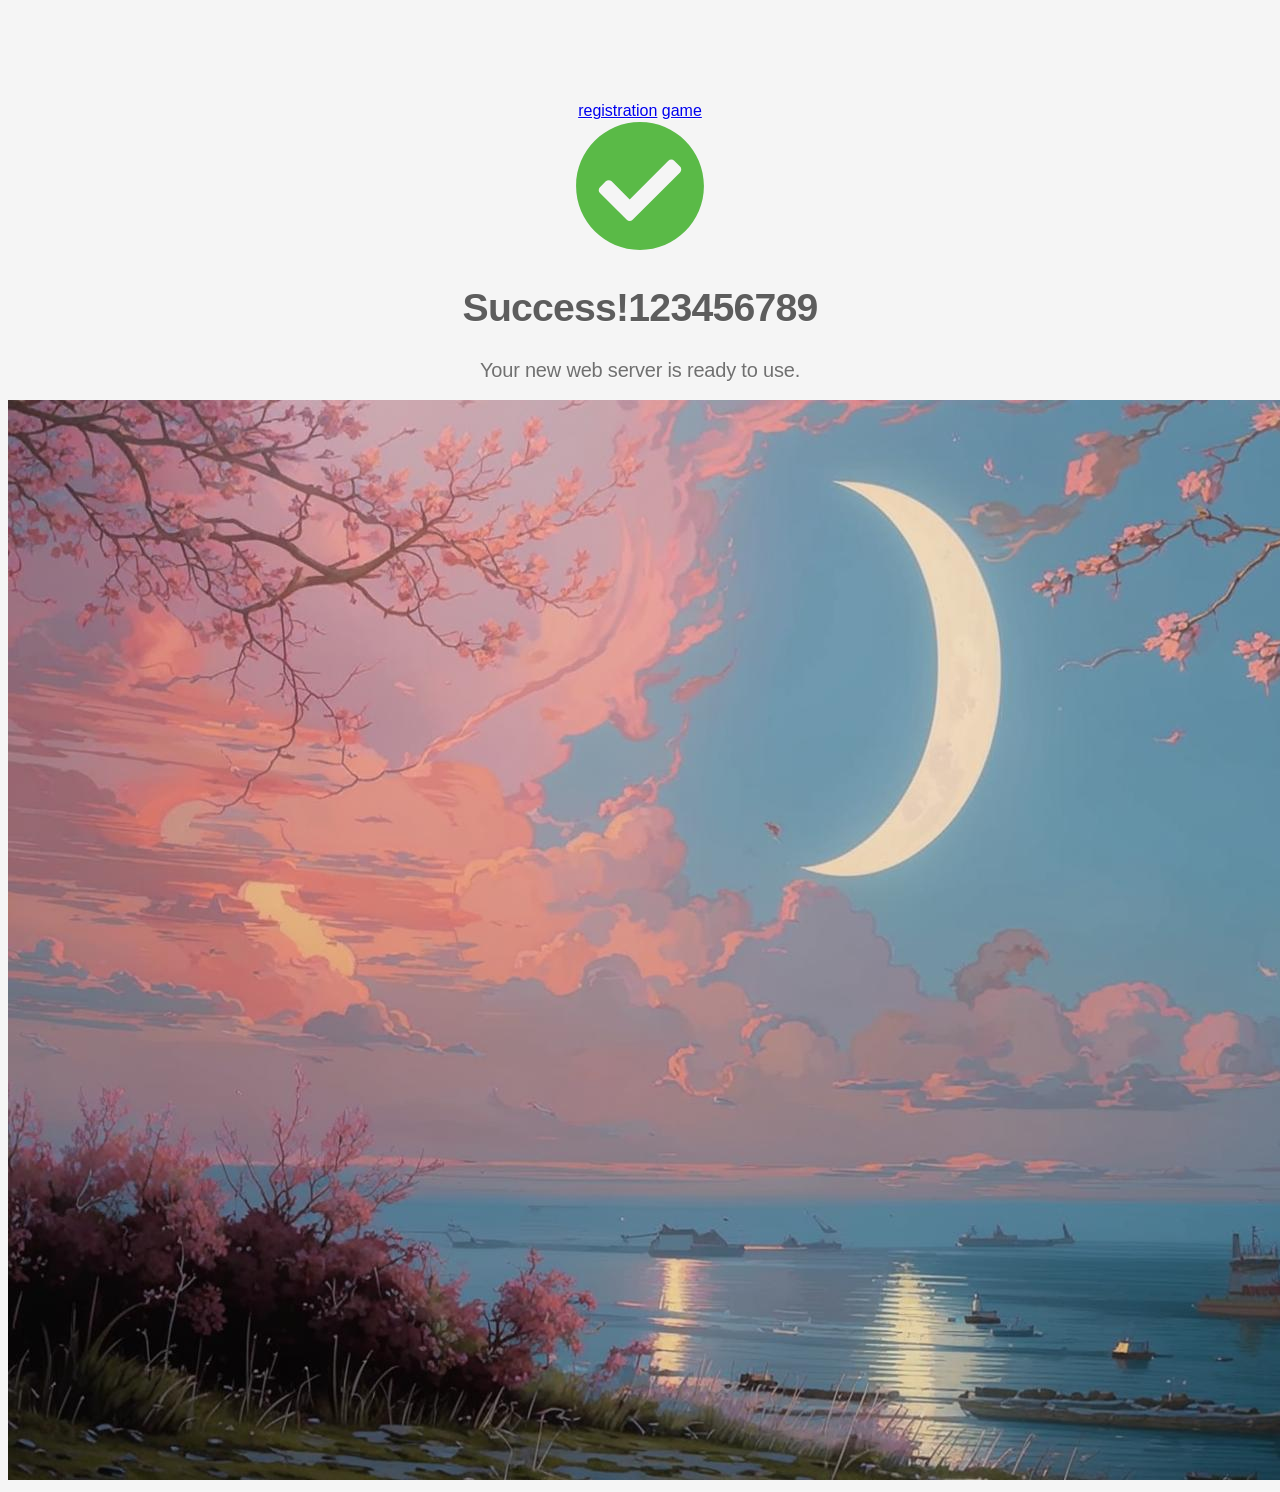
<file: index.html>
<!doctype html>
<html lang="en">
	<head>
		<meta charset="utf-8" />
		<meta name="viewport" content="width=device-width, initial-scale=1" />
		<title>Success!</title>
		<style>
			body {
				background-color: #f5f5f5;
				margin-top: 8%;
				color: #5d5d5d;
				font-family: -apple-system, BlinkMacSystemFont, "Segoe UI", Roboto, "Helvetica Neue", Arial,
					"Noto Sans", sans-serif, "Apple Color Emoji", "Segoe UI Emoji", "Segoe UI Symbol",
					"Noto Color Emoji";
				text-shadow: 0px 1px 1px rgba(255, 255, 255, 0.75);
				text-align: center;
			}

			h1 {
				font-size: 2.45em;
				font-weight: 700;
				color: #5d5d5d;
				letter-spacing: -0.02em;
				margin-bottom: 30px;
				margin-top: 30px;
			}

			.container {
				width: 100%;
				margin-right: auto;
				margin-left: auto;
			}

			.animate__animated {
				animation-duration: 1s;
				animation-fill-mode: both;
			}

			.animate__fadeIn {
				animation-name: fadeIn;
			}

			.info {
				color: #5594cf;
				fill: #5594cf;
			}

			.error {
				color: #c92127;
				fill: #c92127;
			}

			.warning {
				color: #ffcc33;
				fill: #ffcc33;
			}

			.success {
				color: #5aba47;
				fill: #5aba47;
			}

			.icon-large {
				height: 132px;
				width: 132px;
			}

			.description-text {
				color: #707070;
				letter-spacing: -0.01em;
				font-size: 1.25em;
				line-height: 20px;
			}

			.footer {
				margin-top: 40px;
				font-size: 0.7em;
			}

			@keyframes fadeIn {
				from {
					opacity: 0;
				}
				to {
					opacity: 1;
				}
			}
		</style>
	</head>
	<body>
		<div class="container">
			<div class="row">
				<div class="col">
					<a href="rega.html">registration</a>
					<a href="game.html">game</a>
					<div class="animate__animated animate__fadeIn">
						<i class="success">
							<svg
								class="success icon-large fa-check-circle"
								xmlns="http://www.w3.org/2000/svg"
								viewBox="0 0 512 512"
							>
								<path
									d="M504 256c0 136.967-111.033 248-248 248S8 392.967 8 256 119.033 8 256 8s248 111.033 248 248zM227.314 387.314l184-184c6.248-6.248 6.248-16.379 0-22.627l-22.627-22.627c-6.248-6.249-16.379-6.249-22.628 0L216 308.118l-70.059-70.059c-6.248-6.248-16.379-6.248-22.628 0l-22.627 22.627c-6.248 6.248-6.248 16.379 0 22.627l104 104c6.249 6.249 16.379 6.249 22.628.001z"
								></path>
							</svg>
						</i>
					</div>
					<h1 class="animate__animated animate__fadeIn">Success!123456789</h1>
					<div class="description-text animate__animated animate__fadeIn">
						<p>Your new web server is ready to use.</p>
					</div>
				</div>
			</div>
		</div>
		<div class="container">
        		<img src="main.png" alt="an image to attract attention" class="responsive-image">
    		</div>
	</body>
</html>
</file>
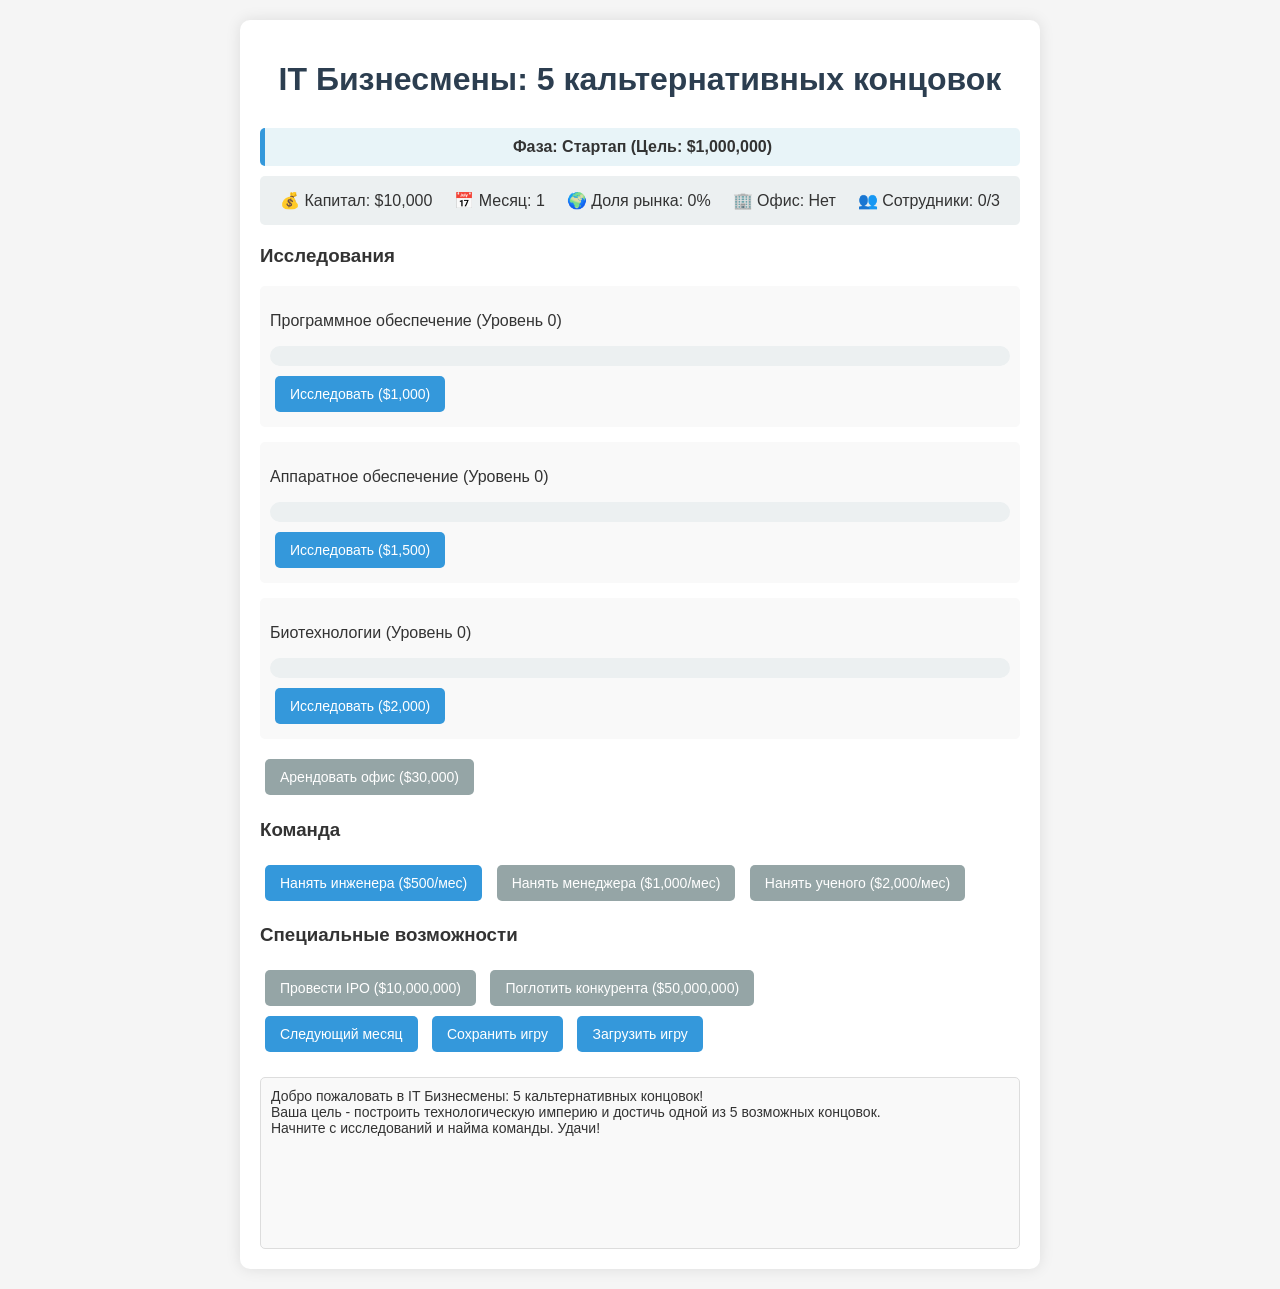
<file: game.html>
<!DOCTYPE html>
<html lang="ru">
<head>
    <meta charset="UTF-8">
    <meta name="viewport" content="width=device-width, initial-scale=1.0">
    <title>IT Бизнесмены: 5 кальтернативных концовок</title>
    <style>
        body {
            font-family: 'Segoe UI', Tahoma, Geneva, Verdana, sans-serif;
            max-width: 800px;
            margin: 0 auto;
            padding: 20px;
            background-color: #f5f5f5;
            color: #333;
        }
        #game {
            background-color: white;
            padding: 20px;
            border-radius: 10px;
            box-shadow: 0 0 15px rgba(0,0,0,0.1);
            position: relative;
        }
        h1 {
            color: #2c3e50;
            text-align: center;
            margin-bottom: 30px;
        }
        button {
            background-color: #3498db;
            color: white;
            border: none;
            padding: 10px 15px;
            margin: 5px;
            border-radius: 5px;
            cursor: pointer;
            transition: background-color 0.3s;
            font-size: 14px;
        }
        button:hover {
            background-color: #2980b9;
        }
        button:disabled {
            background-color: #95a5a6;
            cursor: not-allowed;
        }
        #stats {
            display: flex;
            justify-content: space-between;
            margin-bottom: 20px;
            padding: 10px;
            background-color: #ecf0f1;
            border-radius: 5px;
            flex-wrap: wrap;
        }
        .stat-item {
            margin: 5px 10px;
        }
        #log {
            height: 150px;
            overflow-y: auto;
            padding: 10px;
            background-color: #f9f9f9;
            border: 1px solid #ddd;
            border-radius: 5px;
            margin-top: 20px;
            font-size: 14px;
        }
        .phase {
            padding: 10px;
            margin: 10px 0;
            border-radius: 5px;
            font-weight: bold;
            text-align: center;
        }
        #startupPhase {
            background-color: #e8f4f8;
            border-left: 5px solid #3498db;
        }
        #corporatePhase {
            background-color: #e8f8f0;
            border-left: 5px solid #2ecc71;
            display: none;
        }
        #empirePhase {
            background-color: #f8e8e8;
            border-left: 5px solid #e74c3c;
            display: none;
        }
        #officeImage {
            position: fixed;
            right: 20px;
            top: 20px;
            width: 250px;
            border: 3px solid #3498db;
            border-radius: 10px;
            display: none;
            z-index: 10;
        }
        #winScreen {
            display: none;
            position: fixed;
            top: 0;
            left: 0;
            width: 100%;
            height: 100%;
            background: rgba(0,0,0,0.9);
            color: white;
            text-align: center;
            padding-top: 50px;
            z-index: 1000;
            overflow-y: auto;
        }
        .win-container {
            max-width: 800px;
            margin: 0 auto;
            padding: 20px;
        }
        .tech-progress {
            height: 20px;
            background-color: #ecf0f1;
            border-radius: 10px;
            margin: 5px 0;
        }
        .tech-progress-bar {
            height: 100%;
            border-radius: 10px;
            background-color: #3498db;
            width: 0%;
            transition: width 0.5s;
        }
        .tech-item {
            margin-bottom: 15px;
            padding: 10px;
            background-color: #f9f9f9;
            border-radius: 5px;
        }
        .employee-item {
            display: inline-block;
            margin: 5px;
            padding: 5px 10px;
            background-color: #e8f4f8;
            border-radius: 5px;
            font-size: 12px;
        }
        #employeeList {
            margin: 10px 0;
        }
        .ending-image {
            max-width: 400px;
            margin: 20px auto;
            border-radius: 10px;
        }
        #crisisWarning {
            color: #e74c3c;
            font-weight: bold;
            display: none;
        }
    </style>
</head>
<body>
    <div id="game">
        <h1>IT Бизнесмены: 5 кальтернативных концовок</h1>
        
        <div id="phaseIndicator">
            <div id="startupPhase" class="phase">Фаза: Стартап (Цель: $1,000,000)</div>
            <div id="corporatePhase" class="phase">Фаза: Корпорация (Цель: $100,000,000)</div>
            <div id="empirePhase" class="phase">Фаза: Глобальная Империя (Цель: $1,000,000,000)</div>
        </div>
        
        <div id="stats">
            <div class="stat-item">💰 Капитал: $<span id="money">10,000</span></div>
            <div class="stat-item">📅 Месяц: <span id="month">1</span></div>
            <div class="stat-item">🌍 Доля рынка: <span id="marketShare">0</span>%</div>
            <div class="stat-item">🏢 Офис: <span id="officeStatus">Нет</span></div>
            <div class="stat-item">👥 Сотрудники: <span id="employeeCount">0</span>/<span id="maxEmployees">3</span></div>
            <div id="crisisWarning">КРИЗИС: Низкий баланс!</div>
        </div>
        
        <div id="technologies">
            <h3>Исследования</h3>
            <div class="tech-item">
                <p>Программное обеспечение (Уровень <span id="softwareLvl">0</span>)</p>
                <div class="tech-progress"><div id="softwareProgress" class="tech-progress-bar"></div></div>
                <button onclick="research('software')" id="researchSoftware">Исследовать ($1,000)</button>
            </div>
            <div class="tech-item">
                <p>Аппаратное обеспечение (Уровень <span id="hardwareLvl">0</span>)</p>
                <div class="tech-progress"><div id="hardwareProgress" class="tech-progress-bar"></div></div>
                <button onclick="research('hardware')" id="researchHardware">Исследовать ($1,500)</button>
            </div>
            <div class="tech-item">
                <p>Биотехнологии (Уровень <span id="biotechLvl">0</span>)</p>
                <div class="tech-progress"><div id="biotechProgress" class="tech-progress-bar"></div></div>
                <button onclick="research('biotech')" id="researchBiotech">Исследовать ($2,000)</button>
            </div>
        </div>
        
        <div id="office">
            <button id="rentOfficeBtn" onclick="rentOffice()" disabled>Арендовать офис ($30,000)</button>
        </div>
        
        <div id="employees">
            <h3>Команда</h3>
            <div id="employeeList"></div>
            <button onclick="hire('engineer')">Нанять инженера ($500/мес)</button>
            <button onclick="hire('manager')" id="hireManager" disabled>Нанять менеджера ($1,000/мес)</button>
            <button onclick="hire('scientist')" id="hireScientist" disabled>Нанять ученого ($2,000/мес)</button>
        </div>
        
        <div id="specialActions">
            <h3>Специальные возможности</h3>
            <button onclick="launchIPO()" id="ipoBtn" disabled>Провести IPO ($10,000,000)</button>
            <button onclick="takeoverCompetitor()" id="takeoverBtn" disabled>Поглотить конкурента ($50,000,000)</button>
        </div>
        
        <div id="actions">
            <button onclick="nextMonth()">Следующий месяц</button>
            <button onclick="saveGame()">Сохранить игру</button>
            <button onclick="loadGame()">Загрузить игру</button>
        </div>
        
        <div id="log"></div>
    </div>
    
    <div id="officeImage">
        <img src="office1.png" alt="Офис" style="width: 100%;">
        <p style="text-align: center; padding: 10px;">Главный офис компании</p>
    </div>
    
    <div id="winScreen">
        <div class="win-container">
            <h1 id="winTitle">Победа!</h1>
            <div id="winImage" class="ending-image"></div>
            <p id="winText"></p>
            <div id="winStats"></div>
            <button onclick="resetGame()" style="margin-top: 20px; padding: 15px 30px; font-size: 18px;">Новая игра</button>
        </div>
    </div>

    <script>
        // Состояние игры
        let gameState = {
            money: 10000,
            month: 1,
            technologies: {
                software: 0,
                hardware: 0,
                biotech: 0
            },
            employees: [],
            hasOffice: false,
            marketShare: 0,
            phase: 'startup',
            completedIPOs: 0,
            takeovers: 0,
            events: [],
            crisisCount: 0
        };

        // Константы игры
        const PHASES = {
            startup: {
                name: "Стартап",
                target: 1000000,
                next: "corporate",
                color: "#3498db"
            },
            corporate: {
                name: "Корпорация",
                target: 100000000,
                next: "empire",
                color: "#2ecc71"
            },
            empire: {
                name: "Глобальная Империя",
                target: 1000000000,
                next: null,
                color: "#e74c3c"
            }
        };

        const TECH_NAMES = {
            software: "Программное обеспечение",
            hardware: "Аппаратное обеспечение",
            biotech: "Биотехнологии"
        };

        const EMPLOYEE_TYPES = {
            engineer: { name: "Инженер", cost: 500, bonus: "Ускоряет исследования" },
            manager: { name: "Менеджер", cost: 1000, bonus: "Увеличивает продажи" },
            scientist: { name: "Ученый", cost: 2000, bonus: "Открывает прорывные технологии" }
        };

        // Инициализация игры
        function initGame() {
            updateUI();
            log("Добро пожаловать в IT Бизнесмены: 5 кальтернативных концовок!");
            log("Ваша цель - построить технологическую империю и достичь одной из 5 возможных концовок.");
            log("Начните с исследований и найма команды. Удачи!");
        }

        // Основные функции игры
        function updateUI() {
            // Обновляем статистику
            document.getElementById("money").textContent = gameState.money.toLocaleString();
            document.getElementById("month").textContent = gameState.month;
            document.getElementById("marketShare").textContent = gameState.marketShare;
            document.getElementById("officeStatus").textContent = gameState.hasOffice ? "Да" : "Нет";
            
            // Обновляем информацию о технологиях
            for (const tech in gameState.technologies) {
                document.getElementById(`${tech}Lvl`).textContent = gameState.technologies[tech];
                document.getElementById(`${tech}Progress`).style.width = `${gameState.technologies[tech] * 6.666}%`;
            }
            
            // Обновляем информацию о сотрудниках
            document.getElementById("employeeCount").textContent = gameState.employees.length;
            const maxEmployees = gameState.hasOffice ? 5 : 3;
            document.getElementById("maxEmployees").textContent = maxEmployees;
            
            // Обновляем список сотрудников
            const employeeList = document.getElementById("employeeList");
            employeeList.innerHTML = "";
            const employeeCount = {};
            gameState.employees.forEach(emp => {
                employeeCount[emp] = (employeeCount[emp] || 0) + 1;
            });
            for (const type in employeeCount) {
                const div = document.createElement("div");
                div.className = "employee-item";
                div.textContent = `${EMPLOYEE_TYPES[type].name} ×${employeeCount[type]}`;
                employeeList.appendChild(div);
            }
            
            // Обновляем кнопки в зависимости от состояния
            document.getElementById("rentOfficeBtn").disabled = gameState.money < 30000 || gameState.hasOffice;
            document.getElementById("ipoBtn").disabled = gameState.money < 10000000 || gameState.phase !== 'corporate';
            document.getElementById("takeoverBtn").disabled = gameState.money < 50000000 || gameState.phase !== 'empire';
            
            // Обновляем отображение текущей фазы
            updatePhaseDisplay();
            
            // Проверяем условия победы
            checkWinConditions();
            
            // Проверяем кризис
            checkCrisis();
        }

        function updatePhaseDisplay() {
            // Скрываем все фазы
            document.getElementById("startupPhase").style.display = "none";
            document.getElementById("corporatePhase").style.display = "none";
            document.getElementById("empirePhase").style.display = "none";
            
            // Показываем текущую фазу
            const currentPhase = PHASES[gameState.phase];
            if (gameState.phase === 'startup') {
                document.getElementById("startupPhase").style.display = "block";
                document.getElementById("startupPhase").innerHTML = 
                    `Фаза: Стартап (Цель: $${PHASES.startup.target.toLocaleString()})`;
            } else if (gameState.phase === 'corporate') {
                document.getElementById("corporatePhase").style.display = "block";
                document.getElementById("corporatePhase").innerHTML = 
                    `Фаза: Корпорация (Цель: $${PHASES.corporate.target.toLocaleString()})`;
                document.getElementById("hireManager").disabled = false;
            } else if (gameState.phase === 'empire') {
                document.getElementById("empirePhase").style.display = "block";
                document.getElementById("empirePhase").innerHTML = 
                    `Фаза: Глобальная Империя (Цель: $${PHASES.empire.target.toLocaleString()})`;
                document.getElementById("hireScientist").disabled = false;
            }
        }

        function checkCrisis() {
            const crisisWarning = document.getElementById("crisisWarning");
            if (gameState.money < 0) {
                crisisWarning.style.display = "block";
                gameState.crisisCount++;
                
                if (gameState.crisisCount >= 3) {
                    showEnding("crisis", "Банкротство", 
                        "Ваша компания обанкротилась после серии неудачных решений. Инвесторы покинули вас, сотрудники разбежались, а технологии были распроданы за долги.",
                        "https://via.placeholder.com/400x200/e74c3c/ffffff?text=Банкротство");
                }
            } else {
                crisisWarning.style.display = "none";
                gameState.crisisCount = 0;
            }
        }

        function nextMonth() {
            gameState.month++;
            
            // Выплата зарплат
            let salaryCost = 0;
            gameState.employees.forEach(emp => {
                salaryCost += EMPLOYEE_TYPES[emp].cost;
            });
            gameState.money -= salaryCost;
            if (salaryCost > 0) log(`Выплата зарплат: -$${salaryCost.toLocaleString()}`);
            
            // Доход от технологий (увеличивается с уровнем технологий и наличием менеджеров)
            let techIncome = 0;
            const managerBonus = gameState.employees.filter(e => e === 'manager').length * 0.2;
            
            for (const tech in gameState.technologies) {
                if (gameState.technologies[tech] > 0) {
                    let income = gameState.technologies[tech] * 1000;
                    
                    // Бонус за фазу
                    if (gameState.phase === 'corporate') income *= 2;
                    else if (gameState.phase === 'empire') income *= 3;
                    
                    // Бонус менеджеров
                    income *= (1 + managerBonus);
                    
                    techIncome += income;
                }
            }
            
            gameState.money += techIncome;
            if (techIncome > 0) log(`Продажи технологий: +$${Math.floor(techIncome).toLocaleString()}`);
            
            // Увеличение доли рынка
            if (techIncome > 0) {
                const shareIncrease = Math.min(5, Math.floor(techIncome / 5000));
                gameState.marketShare = Math.min(gameState.marketShare + shareIncrease, 100);
            }
            
            // Случайные события
            if (Math.random() < 0.3) randomEvent();
            
            // Проверка перехода на новый уровень
            checkPhaseTransition();
            
            updateUI();
        }

        function checkPhaseTransition() {
            const currentPhase = PHASES[gameState.phase];
            if (gameState.money >= currentPhase.target && currentPhase.next) {
                gameState.phase = currentPhase.next;
                const newPhase = PHASES[gameState.phase];
                log(`🎉 Поздравляем! Ваша компания перешла на уровень "${newPhase.name}"!`);
                
                // Специальные бонусы при переходе
                if (gameState.phase === 'corporate') {
                    log("Теперь вы можете проводить IPO для привлечения инвестиций!");
                    document.getElementById("hireManager").disabled = false;
                } else if (gameState.phase === 'empire') {
                    log("Теперь вы можете поглощать конкурентов и влиять на глобальную экономику!");
                    document.getElementById("hireScientist").disabled = false;
                }
            }
        }

        function checkWinConditions() {
            // Кризисная концовка (проверяется в checkCrisis)
            if (gameState.money < 0 && gameState.crisisCount >= 3) return;
            
            // Финансовая Империя
            if (gameState.phase === 'empire' && gameState.money >= PHASES.empire.target) {
                showEnding("financial", "Финансовая Империя", 
                    "Вы достигли капитала в $1,000,000,000! Ваша компания стала самой ценной в мире. " +
                    "Фондовые рынки зависят от ваших решений, а правительства советуются с вами по вопросам технологического развития.",
                    "https://via.placeholder.com/400x200/3498db/ffffff?text=Финансовая+Империя");
                return;
            }
            
            // Технологическая Сингулярность
            if (gameState.technologies.software >= 15 && gameState.technologies.hardware >= 15 && gameState.technologies.biotech >= 15) {
                showEnding("singularity", "Технологическая Сингулярность", 
                    "Ваши разработки привели к технологической сингулярности. Искусственный интеллект, квантовые компьютеры и биотехнологические " +
                    "прорывы изменили человечество навсегда. Вы стали творцом новой эры в истории цивилизации.",
                    "https://via.placeholder.com/400x200/9b59b6/ffffff?text=Технологическая+Сингулярность");
                return;
            }
            
            // Глобальная Монополия
            if (gameState.marketShare >= 90) {
                showEnding("monopoly", "Глобальная Монополия", 
                    "Вы контролируете 90% мирового рынка технологий! Конкуренты либо поглощены, либо разорены. " +
                    "Ваши стандарты стали отраслевыми, а новые технологии появляются только с вашего одобрения.",
                    "https://via.placeholder.com/400x200/2ecc71/ffffff?text=Глобальная+Монополия");
                return;
            }
            
            // Империя Поглощений
            if (gameState.takeovers >= 5) {
                showEnding("takeover", "Империя Поглощений", 
                    "Вы поглотили всех основных конкурентов, создав беспрецедентную технологическую империю. " +
                    "Теперь вы диктуете правила на рынке, а ваше влияние простирается далеко за пределы технологического сектора.",
                    "https://via.placeholder.com/400x200/e67e22/ffffff?text=Империя+Поглощений");
                return;
            }
        }

        function showEnding(type, title, text, imageUrl) {
            document.getElementById("winTitle").textContent = title;
            document.getElementById("winText").textContent = text;
            
            const winImage = document.getElementById("winImage");
            winImage.innerHTML = `<img src="${imageUrl}" alt="${title}" style="width: 100%;">`;
            
            // Статистика игры
            let statsHTML = `
                <div style="margin-top: 20px; text-align: left; background: rgba(255,255,255,0.1); padding: 15px; border-radius: 5px;">
                    <h3>Итоги игры:</h3>
                    <p>💰 Финансовый результат: $${gameState.money.toLocaleString()}</p>
                    <p>📅 Продолжительность: ${gameState.month} месяцев</p>
                    <p>🌍 Доля рынка: ${gameState.marketShare}%</p>
                    <p>🔬 Уровень технологий:</p>
                    <ul>
                        <li>Программное обеспечение: ${gameState.technologies.software}</li>
                        <li>Аппаратное обеспечение: ${gameState.technologies.hardware}</li>
                        <li>Биотехнологии: ${gameState.technologies.biotech}</li>
                    </ul>
            `;
            
            if (type === 'takeover') {
                statsHTML += `<p>🏢 Поглощенных компаний: ${gameState.takeovers}</p>`;
            } else if (type === 'financial') {
                statsHTML += `<p>💼 Проведенных IPO: ${gameState.completedIPOs}</p>`;
            }
            
            statsHTML += `</div>`;
            
            document.getElementById("winStats").innerHTML = statsHTML;
            document.getElementById("winScreen").style.display = "block";
        }

        // Действия игрока
        function research(tech) {
            const baseCost = { software: 1000, hardware: 1500, biotech: 2000 }[tech];
            const discount = gameState.hasOffice ? 0.8 : 1;
            const cost = Math.floor(baseCost * discount);
            
            if (gameState.money >= cost) {
                gameState.money -= cost;
                gameState.technologies[tech]++;
                
                // Ученые ускоряют исследования
                const scientistBonus = gameState.employees.filter(e => e === 'scientist').length * 0.1;
                if (Math.random() < scientistBonus) {
                    gameState.technologies[tech]++;
                    log(`🔬 Ученые совершили прорыв! ${TECH_NAMES[tech]} сразу повысился на 2 уровня!`);
                }
                
                log(`Исследована технология "${TECH_NAMES[tech]}" (Уровень ${gameState.technologies[tech]})`);
            } else {
                log(`Недостаточно денег для исследования "${TECH_NAMES[tech]}" (нужно $${cost})`);
            }
            updateUI();
        }

        function hire(type) {
            const maxEmployees = gameState.hasOffice ? 5 : 3;
            if (gameState.employees.length >= maxEmployees) {
                log(`Достигнут лимит сотрудников (${maxEmployees})!`);
                return;
            }
            
            const cost = EMPLOYEE_TYPES[type].cost;
            
            if (gameState.money >= cost) {
                gameState.money -= cost;
                gameState.employees.push(type);
                log(`Нанят ${EMPLOYEE_TYPES[type].name}! ${EMPLOYEE_TYPES[type].bonus}`);
            } else {
                log(`Недостаточно денег для найма ${EMPLOYEE_TYPES[type].name} (нужно $${cost})`);
            }
            updateUI();
        }

        function rentOffice() {
            if (gameState.money >= 30000 && !gameState.hasOffice) {
                gameState.money -= 30000;
                gameState.hasOffice = true;
                log("Вы арендовали офис! Лимит сотрудников увеличен до 5, исследования дешевле на 20%.");
                document.getElementById("officeImage").style.display = "block";
                updateUI();
            }
        }

        function launchIPO() {
            if (gameState.money >= 10000000 && gameState.phase === 'corporate') {
                const ipoAmount = 50000000 + Math.floor(Math.random() * 50000000);
                gameState.money += ipoAmount;
                gameState.completedIPOs++;
                log(`🎉 Успешное IPO! Вы привлекли $${ipoAmount.toLocaleString()} инвестиций.`);
            }
            updateUI();
        }

        function takeoverCompetitor() {
            if (gameState.money >= 50000000 && gameState.phase === 'empire') {
                gameState.money -= 50000000;
                gameState.takeovers++;
                const competitorNames = ["NeuroTech", "QuantumSoft", "BioFuture", "NanoSystems", "CyberDyne"];
                const name = competitorNames[Math.floor(Math.random() * competitorNames.length)];
                log(`🛡️ Вы поглотили ${name} Inc. за $50,000,000! Ваша доля рынка увеличивается.`);
                gameState.marketShare = Math.min(gameState.marketShare + 10, 100);
            }
            updateUI();
        }

        // Случайные события
        function randomEvent() {
            const events = [];
            
            // Общие события
            events.push(
                { 
                    text: "Хакеры атаковали ваши системы! Потеряно $10,000.", 
                    action: () => { 
                        gameState.money -= 10000; 
                        if (gameState.technologies.software > 5) {
                            const prevented = Math.floor(10000 * (gameState.technologies.software / 20));
                            gameState.money += prevented;
                            log(`🔒 Ваша система защиты предотвратила потерю $${prevented}!`);
                        }
                    } 
                },
                { 
                    text: "Инвестор вложил $25,000 в ваш стартап!", 
                    action: () => gameState.money += 25000 
                },
                { 
                    text: "Экономический кризис! Продажи упали на 20% в этом месяце.", 
                    action: () => gameState.money *= 0.8 
                },
                { 
                    text: "Ваш инженер разработал оптимизацию! Исследования дешевле на 10% в этом месяце.", 
                    action: () => {
                        document.getElementById("researchSoftware").textContent = "Исследовать ($900)";
                        document.getElementById("researchHardware").textContent = "Исследовать ($1,350)";
                        document.getElementById("researchBiotech").textContent = "Исследовать ($1,800)";
                        setTimeout(() => {
                            document.getElementById("researchSoftware").textContent = "Исследовать ($1,000)";
                            document.getElementById("researchHardware").textContent = "Исследовать ($1,500)";
                            document.getElementById("researchBiotech").textContent = "Исследовать ($2,000)";
                        }, 1000);
                    } 
                }
            );
            
            // События для корпоративной фазы
            if (gameState.phase === 'corporate' || gameState.phase === 'empire') {
                events.push(
                    { 
                        text: "Ваша технология получила премию! Продажи выросли.", 
                        action: () => gameState.marketShare = Math.min(gameState.marketShare + 5, 100) 
                    },
                    { 
                        text: "Скандал с данными! Акции упали.", 
                        action: () => gameState.money *= 0.9 
                    },
                    { 
                        text: "Ключевой сотрудник перешел к конкурентам!", 
                        action: () => {
                            if (gameState.employees.length > 0) {
                                const index = Math.floor(Math.random() * gameState.employees.length);
                                const lost = gameState.employees.splice(index, 1)[0];
                                log(`😢 ${EMPLOYEE_TYPES[lost].name} перешел к конкурентам!`);
                            }
                        } 
                    }
                );
            }
            
            // События для фазы империи
            if (gameState.phase === 'empire') {
                events.push(
                    { 
                        text: "Правительство заказало ваши технологии для обороны! +$50,000,000", 
                        action: () => gameState.money += 50000000 
                    },
                    { 
                        text: "Глобальный сбой! Все технологические компании теряют доверие.", 
                        action: () => gameState.marketShare = Math.max(gameState.marketShare - 5, 0) 
                    },
                    { 
                        text: "Ваши технологии использованы для колонизации Марса!", 
                        action: () => {
                            gameState.marketShare = 100;
                            log("🌌 Ваше имя теперь в учебниках истории как пионера межпланетных технологий!");
                        } 
                    }
                );
            }
            
            const event = events[Math.floor(Math.random() * events.length)];
            event.action();
            log("📢 Событие: " + event.text);
        }

        // Сохранение/загрузка
        function saveGame() {
            localStorage.setItem('techTycoonSave', JSON.stringify(gameState));
            log("Игра сохранена!");
        }

        function loadGame() {
            const saved = localStorage.getItem('techTycoonSave');
            if (saved) {
                gameState = JSON.parse(saved);
                log("Игра загружена!");
                updateUI();
                
                // Восстанавливаем визуальное состояние офиса
                if (gameState.hasOffice) {
                    document.getElementById("officeImage").style.display = "block";
                }
            } else {
                log("Нет сохраненной игры");
            }
        }

        function resetGame() {
            gameState = {
                money: 10000,
                month: 1,
                technologies: {
                    software: 0,
                    hardware: 0,
                    biotech: 0
                },
                employees: [],
                hasOffice: false,
                marketShare: 0,
                phase: 'startup',
                completedIPOs: 0,
                takeovers: 0,
                events: [],
                crisisCount: 0
            };
            document.getElementById("winScreen").style.display = "none";
            document.getElementById("log").innerHTML = "";
            document.getElementById("officeImage").style.display = "none";
            initGame();
        }

        function log(message) {
            const logElement = document.getElementById("log");
            const messageElement = document.createElement("div");
            messageElement.textContent = message;
            logElement.appendChild(messageElement);
            logElement.scrollTop = logElement.scrollHeight;
        }

        // Запуск игры
        initGame();
    </script>
</body>
</html>
</file>
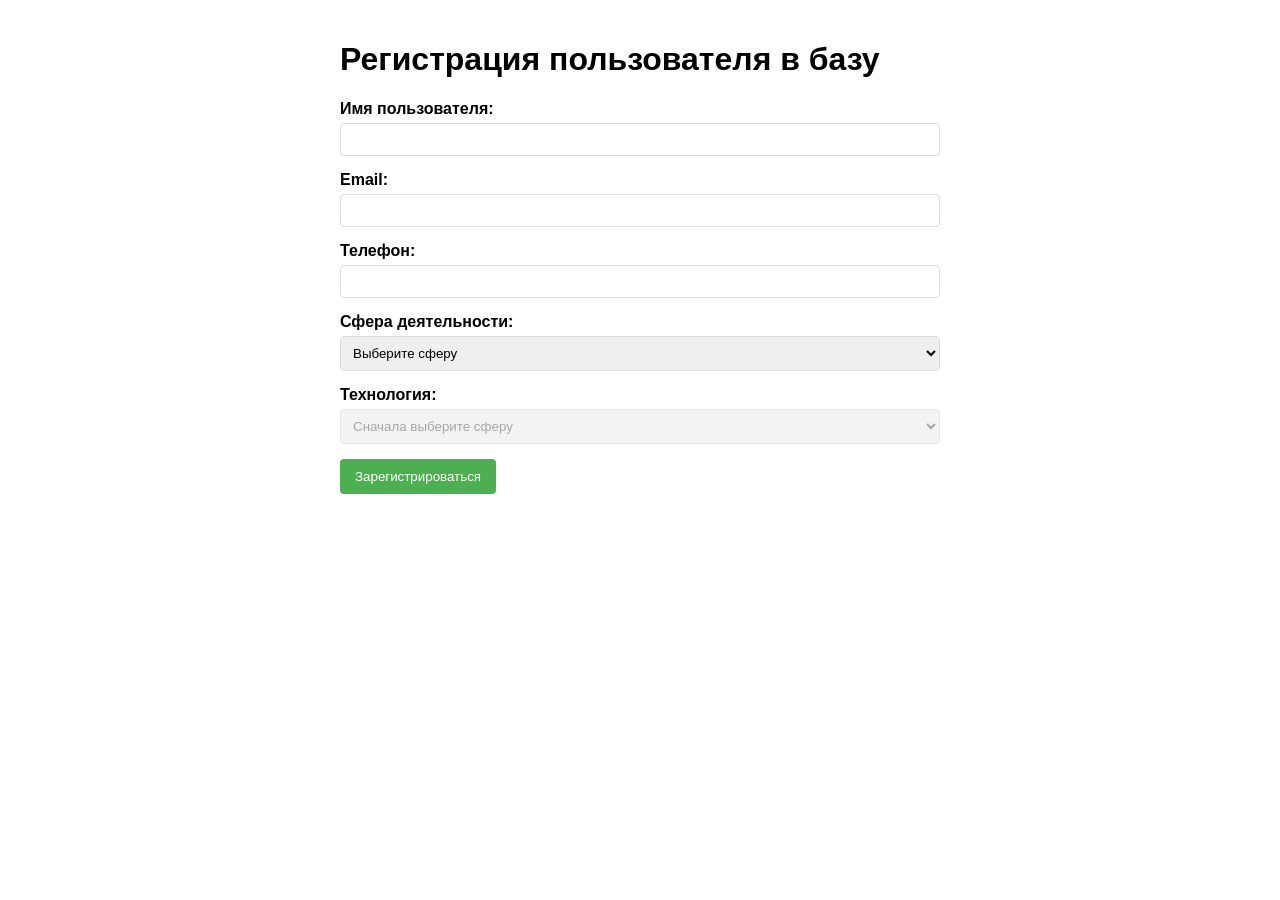
<file: rega.html>
<!DOCTYPE html>
<html lang="ru">
<head>
    <meta charset="UTF-8">
    <meta name="viewport" content="width=device-width, initial-scale=1.0">
    <title>Регистрация с IndexedDB</title>
    <style>
        body {
            font-family: Arial, sans-serif;
            max-width: 600px;
            margin: 0 auto;
            padding: 20px;
        }
        .form-group {
            margin-bottom: 15px;
        }
        label {
            display: block;
            margin-bottom: 5px;
            font-weight: bold;
        }
        input, select {
            width: 100%;
            padding: 8px;
            border: 1px solid #ddd;
            border-radius: 4px;
            box-sizing: border-box;
        }
        button {
            background-color: #4CAF50;
            color: white;
            padding: 10px 15px;
            border: none;
            border-radius: 4px;
            cursor: pointer;
        }
        button:hover {
            background-color: #45a049;
        }
        .message {
            margin-top: 15px;
            padding: 10px;
            border-radius: 4px;
        }
        .success {
            background-color: #dff0d8;
            color: #3c763d;
        }
        .error {
            background-color: #f2dede;
            color: #a94442;
        }
    </style>
</head>
<body>
    <h1>Регистрация пользователя в базу</h1>
    <form id="registrationForm">
        <div class="form-group">
            <label for="username">Имя пользователя:</label>
            <input type="text" id="username" required>
        </div>
        
        <div class="form-group">
            <label for="email">Email:</label>
            <input type="email" id="email" required>
        </div>
        
        <div class="form-group">
            <label for="telephone">Телефон:</label>
            <input type="tel" id="telephone" required>
        </div>
        
        <div class="form-group">
            <label for="sphere">Сфера деятельности:</label>
            <select id="sphere" required>
                <option value="">Выберите сферу</option>
            </select>
        </div>
        
        <div class="form-group">
            <label for="technology">Технология:</label>
            <select id="technology" required disabled>
                <option value="">Сначала выберите сферу</option>
            </select>
        </div>
        
        <button type="submit">Зарегистрироваться</button>
    </form>
    
    <div id="message" class="message"></div>

<script>
    // Глобальная переменная для базы данных
    let db;
    const dbName = 'UserRegistrationDB';
    const dbVersion = 1;

    // Инициализация базы данных
    function initDB() {
        return new Promise((resolve, reject) => {
            const request = indexedDB.open(dbName, 3); // Увеличиваем версию до 3
            
            request.onerror = (event) => {
                console.error('Ошибка открытия DB:', event.target.error);
                reject('DB error');
            };
            
            request.onsuccess = (event) => {
                db = event.target.result;
                console.log('DB opened successfully');
                resolve(db);
            };
            
            request.onupgradeneeded = (event) => {
                const db = event.target.result;
                console.log('DB upgrade needed');
                
                // Удаляем старые хранилища (если они есть)
                if (db.objectStoreNames.contains('Users')) db.deleteObjectStore('Users');
                if (db.objectStoreNames.contains('Spheres')) db.deleteObjectStore('Spheres');
                if (db.objectStoreNames.contains('Technology')) db.deleteObjectStore('Technology');
                
                // Создаём хранилища заново
                const usersStore = db.createObjectStore('Users', { keyPath: 'id', autoIncrement: true });
                usersStore.createIndex('email', 'email', { unique: true });
                
                const spheresStore = db.createObjectStore('Spheres', { keyPath: 'id', autoIncrement: true });
                spheresStore.createIndex('name', 'name', { unique: true });
                
                const techStore = db.createObjectStore('Technology', { keyPath: 'id', autoIncrement: true });
                techStore.createIndex('sphereId', 'sphereId', { unique: false });
                
                // Добавляем начальные данные
                const spheres = [
                    { id: 1, name: 'Веб-разработка' }, // Явно указываем ID
                    { id: 2, name: 'Мобильная разработка' },
                    { id: 3, name: 'Data Science' },
                    { id: 4, name: 'Кибербезопасность' }
                ];
                
                const technologies = [
                    { name: 'JavaScript', sphereId: 1 },
                    { name: 'HTML/CSS', sphereId: 1 },
                    { name: 'React', sphereId: 1 },
                    { name: 'Node.js', sphereId: 1 },
                    { name: 'Kotlin', sphereId: 2 },
                    { name: 'Swift', sphereId: 2 },
                    { name: 'Flutter', sphereId: 2 },
                    { name: 'React Native', sphereId: 2 },
                    { name: 'Python', sphereId: 3 },
                    { name: 'TensorFlow', sphereId: 3 },
                    { name: 'PyTorch', sphereId: 3 },
                    { name: 'SQL', sphereId: 3 },
                    { name: 'Ethical Hacking', sphereId: 4 },
                    { name: 'Penetration Testing', sphereId: 4 },
                    { name: 'Cryptography', sphereId: 4 }
                ];
                
                // Добавляем сферы
                spheres.forEach(sphere => {
                    spheresStore.add(sphere);
                });
                
                // Добавляем технологии
                technologies.forEach(tech => {
                    techStore.add(tech);
                });
                
                console.log('DB structure created with initial data');
            };
        });
    }

    // Получение всех сфер
    function getAllSpheres() {
        return new Promise((resolve, reject) => {
            const tx = db.transaction('Spheres', 'readonly');
            const store = tx.objectStore('Spheres');
            const request = store.getAll();
            
            request.onsuccess = () => {
                console.log('Получены сферы:', request.result);
                resolve(request.result);
            };
            request.onerror = () => {
                console.error('Ошибка получения сфер');
                reject('Ошибка получения сфер');
            };
        });
    }

    // Получение технологий по сфере
    function getTechnologiesBySphere(sphereId) {
        return new Promise((resolve, reject) => {
            const tx = db.transaction('Technology', 'readonly');
            const store = tx.objectStore('Technology');
            const index = store.index('sphereId');
            const request = index.getAll(sphereId);
            
            request.onsuccess = () => {
                console.log(`Технологии для сферы ${sphereId}:`, request.result);
                resolve(request.result);
            };
            request.onerror = () => {
                console.error('Ошибка при получении технологий');
                reject('Ошибка при получении технологий');
            };
        });
    }

    // Заполнение выпадающих списков
    async function populateDropdowns() {
        const sphereSelect = document.getElementById('sphere');
        const techSelect = document.getElementById('technology');
        
        // Очищаем списки
        sphereSelect.innerHTML = '<option value="">Выберите сферу</option>';
        techSelect.innerHTML = '<option value="">Сначала выберите сферу</option>';
        techSelect.disabled = true;
        
        try {
            // Получаем сферы из базы
            const spheres = await getAllSpheres();
            
            if (!spheres || spheres.length === 0) {
                console.warn('Нет доступных сфер деятельности в базе');
                showMessage('Нет доступных сфер деятельности', 'error');
                return;
            }
            
            // Заполняем список сфер
            spheres.forEach(sphere => {
                const option = new Option(sphere.name, sphere.id);
                sphereSelect.add(option);
            });
            
            // Обработчик изменения выбора сферы
            sphereSelect.addEventListener('change', async function() {
                techSelect.innerHTML = '<option value="">Загрузка...</option>';
                
                if (!this.value) {
                    techSelect.innerHTML = '<option value="">Сначала выберите сферу</option>';
                    techSelect.disabled = true;
                    return;
                }
                
                try {
                    const technologies = await getTechnologiesBySphere(parseInt(this.value));
                    
                    techSelect.innerHTML = '<option value="">Выберите технологию</option>';
                    
                    if (technologies && technologies.length > 0) {
                        technologies.forEach(tech => {
                            techSelect.add(new Option(tech.name, tech.id));
                        });
                        techSelect.disabled = false;
                    } else {
                        techSelect.innerHTML = '<option value="">Нет технологий для выбранной сферы</option>';
                    }
                } catch (error) {
                    console.error('Ошибка загрузки технологий:', error);
                    techSelect.innerHTML = '<option value="">Ошибка загрузки</option>';
                    showMessage('Ошибка загрузки технологий', 'error');
                }
            });
            
        } catch (error) {
            console.error('Ошибка загрузки сфер:', error);
            showMessage('Ошибка загрузки списка сфер', 'error');
        }
    }

    // Инициализация при загрузке страницы
    window.addEventListener('DOMContentLoaded', async () => {
        try {
            // Для отладки можно очистить базу
            indexedDB.deleteDatabase(dbName);
            
            await initDB();
            await populateDropdowns();
            
            console.log('Инициализация завершена');
        } catch (error) {
            console.error('Ошибка:', error);
            showMessage('Ошибка инициализации приложения', 'error');
        }
    });

        // Обработка формы регистрации (обновленная версия)
    document.getElementById('registrationForm').addEventListener('submit', async function(e) {
        e.preventDefault();
        
        try {
            
            showMessage('Регистрация успешно завершена! Перенаправление...');
            
            // Перенаправление после небольшой задержки
            setTimeout(() => {
                window.location.href = 'base_sample.html';
            }, 1500);
            
        } catch (error) {
            showMessage(error, 'error');
        }
    });

</script>

</body>
</html>
</file>
